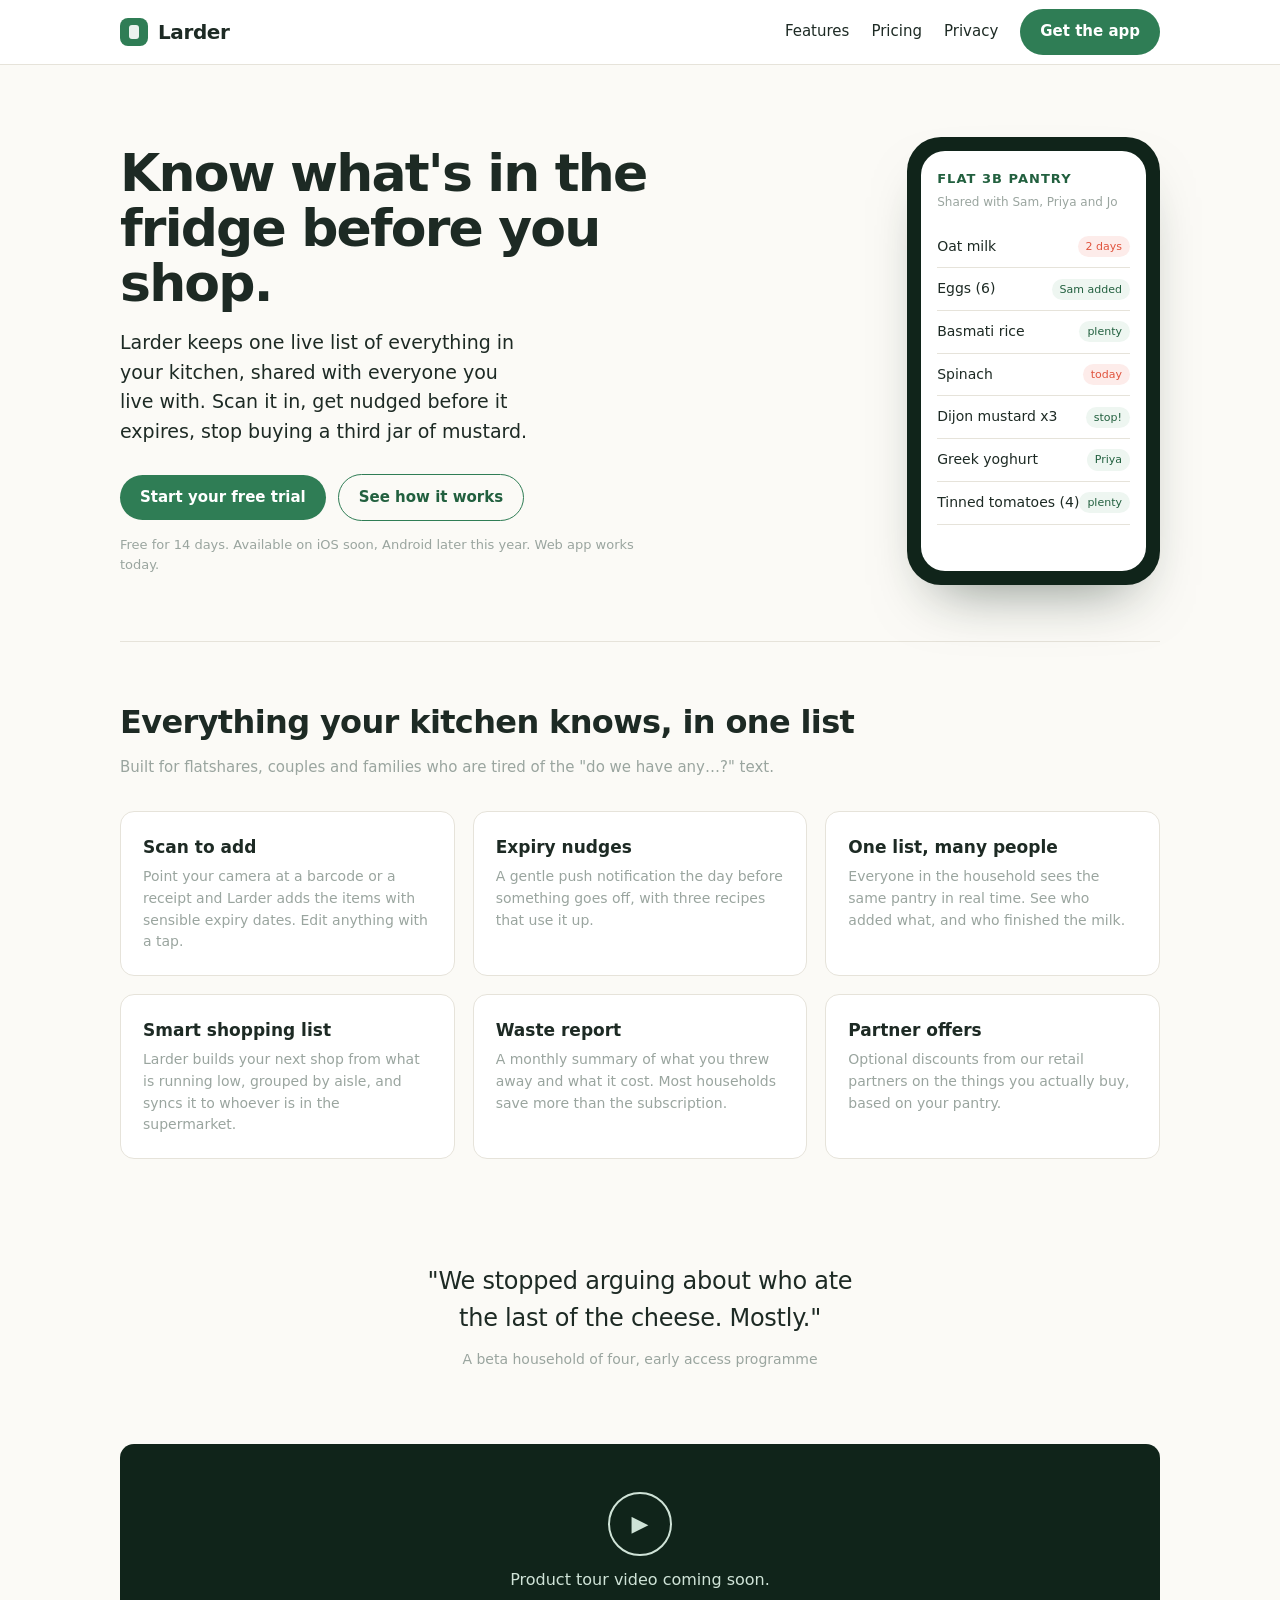
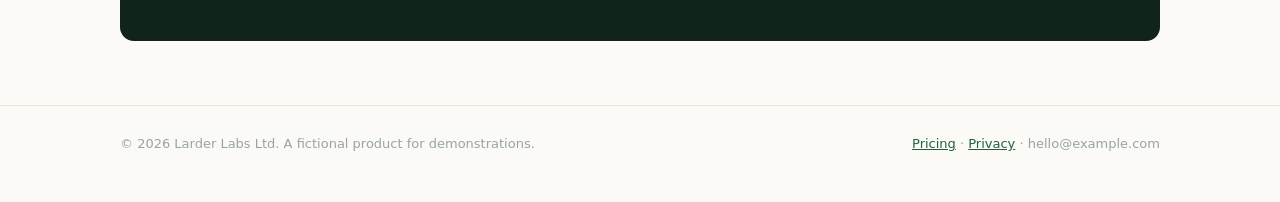
<file: examples/demo-site/index.html>
<!doctype html>
<html lang="en">
<head>
<meta charset="utf-8">
<meta name="viewport" content="width=device-width, initial-scale=1">
<title>Larder: the shared pantry for your household</title>
<meta name="description" content="Larder keeps one live list of what is in your fridge and cupboards, shared with everyone you live with.">
<link rel="stylesheet" href="styles.css">
</head>
<body>
<header class="site">
  <div class="wrap">
    <a class="logo" href="index.html"><i></i>Larder</a>
    <nav class="main">
      <a href="#features">Features</a>
      <a href="pricing.html">Pricing</a>
      <a href="privacy.html">Privacy</a>
      <a class="btn" href="signup.html">Get the app</a>
    </nav>
  </div>
</header>

<main class="wrap">
  <section class="hero">
    <div>
      <h1>Know what's in the fridge before you shop.</h1>
      <p class="lead">Larder keeps one live list of everything in your kitchen, shared with everyone you live with. Scan it in, get nudged before it expires, stop buying a third jar of mustard.</p>
      <div class="cta">
        <a class="btn" href="signup.html">Start your free trial</a>
        <a class="btn ghost" href="#video">See how it works</a>
      </div>
      <small>Free for 14 days. Available on iOS soon, Android later this year. Web app works today.</small>
    </div>
    <div class="phone" aria-hidden="true">
      <div class="screen">
        <h4>Flat 3B pantry</h4>
        <div class="who">Shared with Sam, Priya and Jo</div>
        <div class="item">Oat milk <span class="tag warn">2 days</span></div>
        <div class="item">Eggs (6) <span class="tag">Sam added</span></div>
        <div class="item">Basmati rice <span class="tag">plenty</span></div>
        <div class="item">Spinach <span class="tag warn">today</span></div>
        <div class="item">Dijon mustard x3 <span class="tag">stop!</span></div>
        <div class="item">Greek yoghurt <span class="tag">Priya</span></div>
        <div class="item">Tinned tomatoes (4) <span class="tag">plenty</span></div>
      </div>
    </div>
  </section>

  <section class="features" id="features">
    <h2>Everything your kitchen knows, in one list</h2>
    <p class="sub">Built for flatshares, couples and families who are tired of the "do we have any…?" text.</p>
    <div class="grid3">
      <div class="feat"><b>Scan to add</b><p>Point your camera at a barcode or a receipt and Larder adds the items with sensible expiry dates. Edit anything with a tap.</p></div>
      <div class="feat"><b>Expiry nudges</b><p>A gentle push notification the day before something goes off, with three recipes that use it up.</p></div>
      <div class="feat"><b>One list, many people</b><p>Everyone in the household sees the same pantry in real time. See who added what, and who finished the milk.</p></div>
      <div class="feat"><b>Smart shopping list</b><p>Larder builds your next shop from what is running low, grouped by aisle, and syncs it to whoever is in the supermarket.</p></div>
      <div class="feat"><b>Waste report</b><p>A monthly summary of what you threw away and what it cost. Most households save more than the subscription.</p></div>
      <div class="feat"><b>Partner offers</b><p>Optional discounts from our retail partners on the things you actually buy, based on your pantry.</p></div>
    </div>
  </section>

  <section class="quote">
    <blockquote>"We stopped arguing about who ate the last of the cheese. Mostly."</blockquote>
    <cite>A beta household of four, early access programme</cite>
  </section>

  <section class="video" id="video">
    <div class="play">&#9654;</div>
    <div>Product tour video coming soon.</div>
  </section>
</main>

<footer class="site">
  <div class="wrap">
    <span>&copy; 2026 Larder Labs Ltd. A fictional product for demonstrations.</span>
    <span><a href="pricing.html">Pricing</a> &middot; <a href="privacy.html">Privacy</a> &middot; hello@example.com</span>
  </div>
</footer>
</body>
</html>
</file>
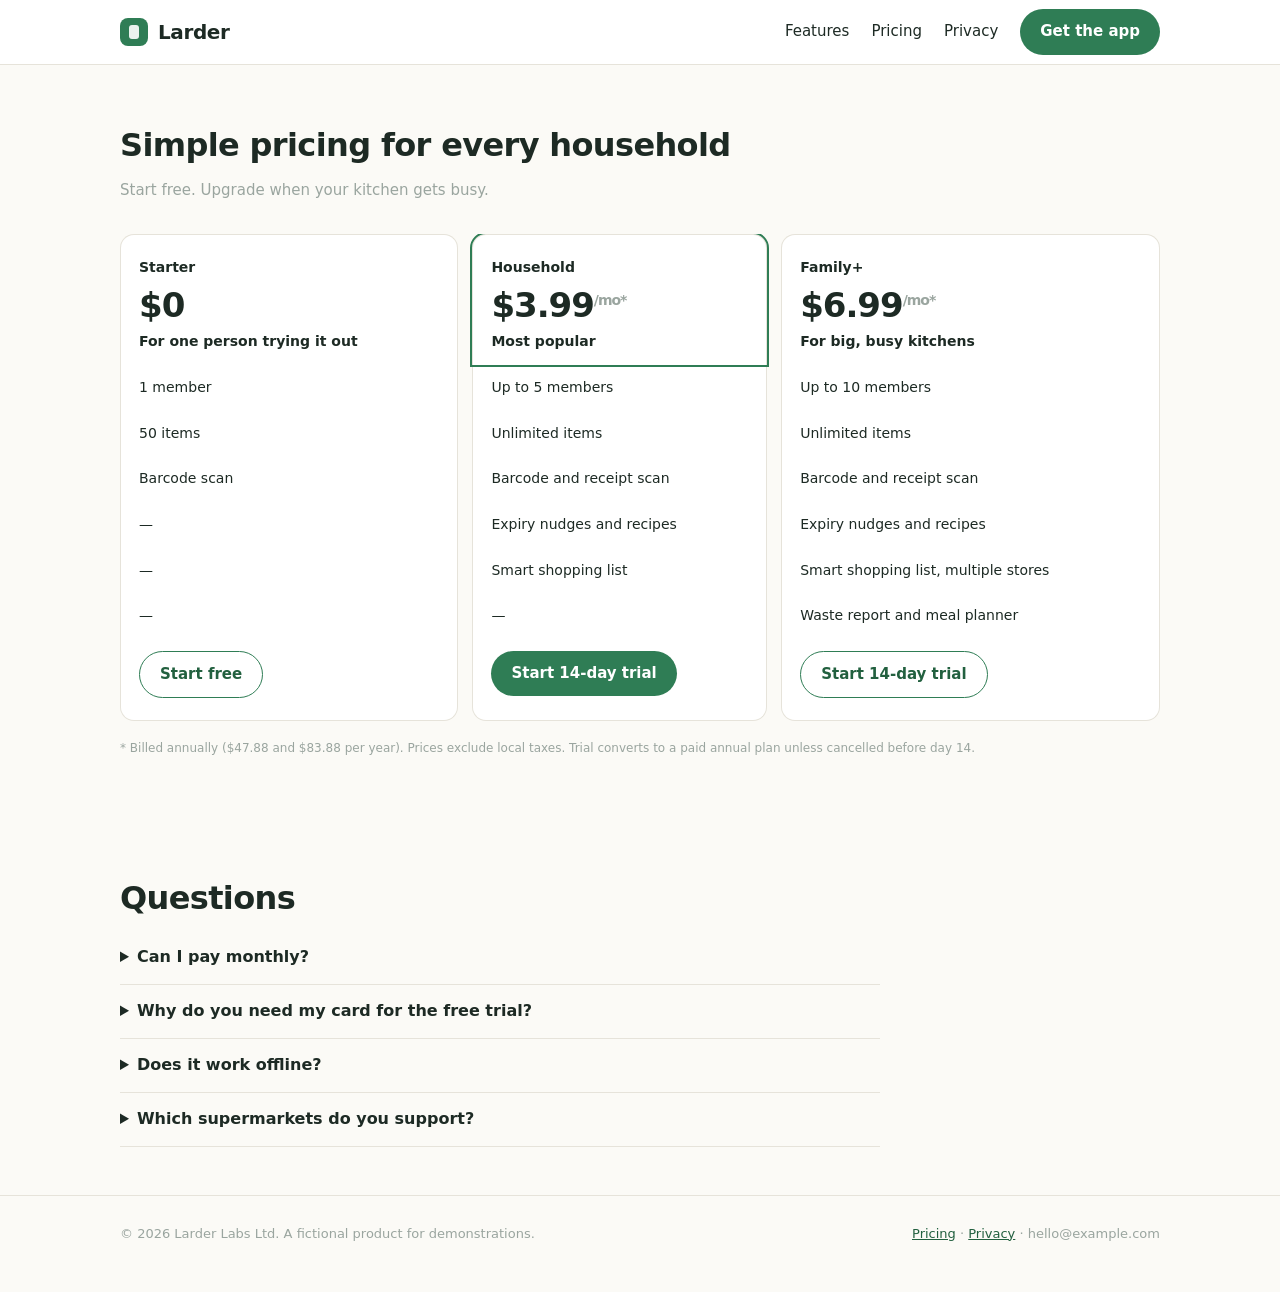
<file: examples/demo-site/pricing.html>
<!doctype html>
<html lang="en">
<head>
<meta charset="utf-8">
<meta name="viewport" content="width=device-width, initial-scale=1">
<title>Pricing · Larder</title>
<link rel="stylesheet" href="styles.css">
</head>
<body>
<header class="site">
  <div class="wrap">
    <a class="logo" href="index.html"><i></i>Larder</a>
    <nav class="main">
      <a href="index.html#features">Features</a>
      <a href="pricing.html">Pricing</a>
      <a href="privacy.html">Privacy</a>
      <a class="btn" href="signup.html">Get the app</a>
    </nav>
  </div>
</header>

<main class="wrap">
  <section class="features" style="border-top:0">
    <h2>Simple pricing for every household</h2>
    <p class="sub">Start free. Upgrade when your kitchen gets busy.</p>
    <div class="plans-wrap">
    <table class="plans">
      <thead>
        <tr>
          <th><b>Starter</b><div class="price">$0</div>For one person trying it out</th>
          <th class="hl"><b>Household</b><div class="price">$3.99<sup>/mo*</sup></div>Most popular</th>
          <th><b>Family+</b><div class="price">$6.99<sup>/mo*</sup></div>For big, busy kitchens</th>
        </tr>
      </thead>
      <tbody>
        <tr><td>1 member</td><td>Up to 5 members</td><td>Up to 10 members</td></tr>
        <tr><td>50 items</td><td>Unlimited items</td><td>Unlimited items</td></tr>
        <tr><td>Barcode scan</td><td>Barcode and receipt scan</td><td>Barcode and receipt scan</td></tr>
        <tr><td>&mdash;</td><td>Expiry nudges and recipes</td><td>Expiry nudges and recipes</td></tr>
        <tr><td>&mdash;</td><td>Smart shopping list</td><td>Smart shopping list, multiple stores</td></tr>
        <tr><td>&mdash;</td><td>&mdash;</td><td>Waste report and meal planner</td></tr>
      </tbody>
      <tfoot>
        <tr>
          <td><a class="btn ghost" href="signup.html">Start free</a></td>
          <td><a class="btn" href="signup.html">Start 14-day trial</a></td>
          <td><a class="btn ghost" href="signup.html">Start 14-day trial</a></td>
        </tr>
      </tfoot>
    </table>
    </div>
    <p class="fine">* Billed annually ($47.88 and $83.88 per year). Prices exclude local taxes. Trial converts to a paid annual plan unless cancelled before day 14.</p>
  </section>

  <section class="faq">
    <h2>Questions</h2>
    <details><summary>Can I pay monthly?</summary><p>Yes. Monthly billing is available at $5.99 (Household) and $9.99 (Family+) per month. Switch in the app under Settings, Billing.</p></details>
    <details><summary>Why do you need my card for the free trial?</summary><p>It keeps the trial smooth for your whole household. We will email you three days before your trial ends.</p></details>
    <details><summary>Does it work offline?</summary><p>You can view your pantry offline. Changes sync when you are back online.</p></details>
    <details><summary>Which supermarkets do you support?</summary><p>Receipt scanning works with most major supermarket receipts in the US and UK. More countries are coming.</p></details>
  </section>
</main>

<footer class="site">
  <div class="wrap">
    <span>&copy; 2026 Larder Labs Ltd. A fictional product for demonstrations.</span>
    <span><a href="pricing.html">Pricing</a> &middot; <a href="privacy.html">Privacy</a> &middot; hello@example.com</span>
  </div>
</footer>
</body>
</html>
</file>
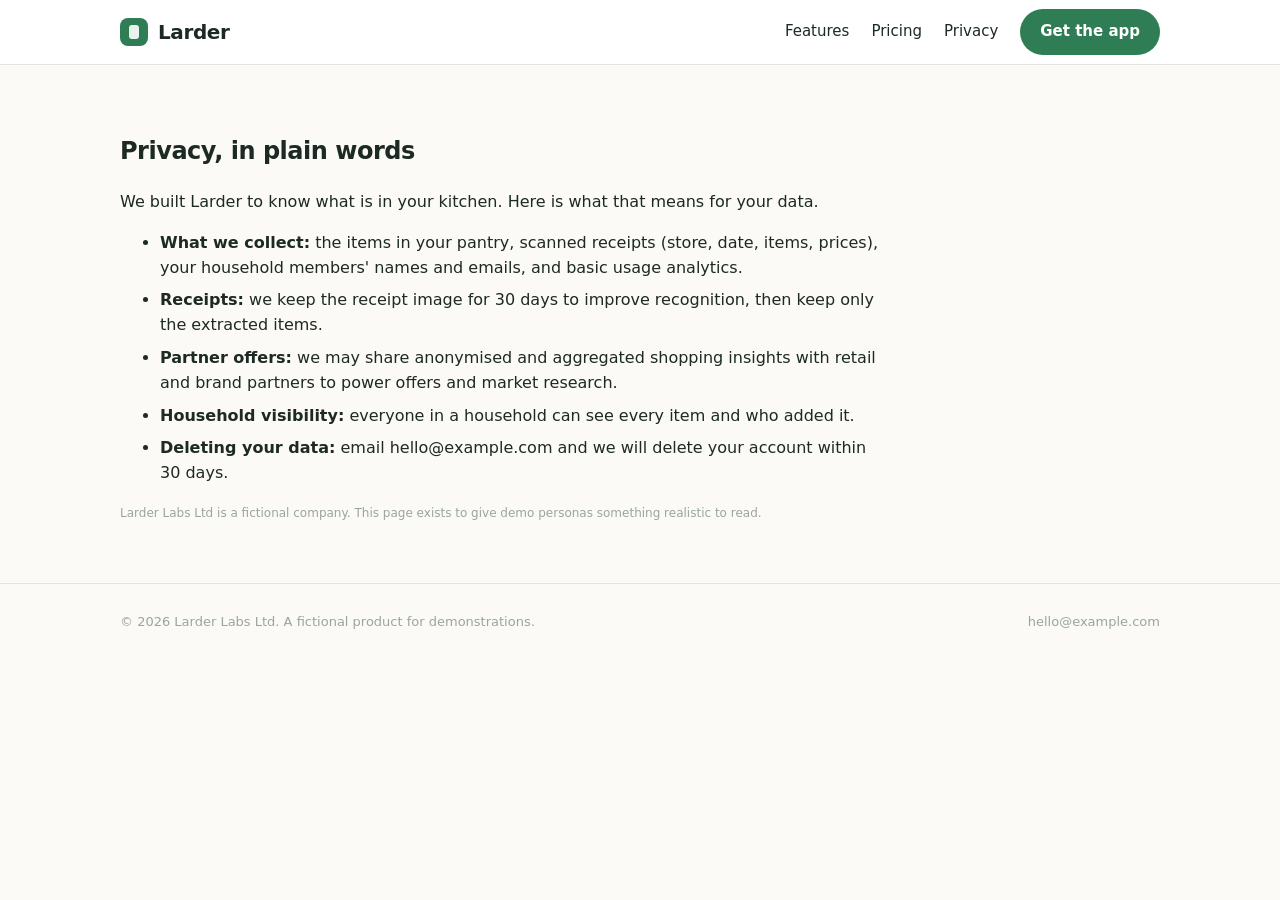
<file: examples/demo-site/privacy.html>
<!doctype html>
<html lang="en">
<head>
<meta charset="utf-8">
<meta name="viewport" content="width=device-width, initial-scale=1">
<title>Privacy · Larder</title>
<link rel="stylesheet" href="styles.css">
</head>
<body>
<header class="site">
  <div class="wrap">
    <a class="logo" href="index.html"><i></i>Larder</a>
    <nav class="main">
      <a href="index.html#features">Features</a>
      <a href="pricing.html">Pricing</a>
      <a href="privacy.html">Privacy</a>
      <a class="btn" href="signup.html">Get the app</a>
    </nav>
  </div>
</header>

<main class="wrap">
  <section class="legal">
    <h1>Privacy, in plain words</h1>
    <p>We built Larder to know what is in your kitchen. Here is what that means for your data.</p>
    <ul>
      <li><b>What we collect:</b> the items in your pantry, scanned receipts (store, date, items, prices), your household members' names and emails, and basic usage analytics.</li>
      <li><b>Receipts:</b> we keep the receipt image for 30 days to improve recognition, then keep only the extracted items.</li>
      <li><b>Partner offers:</b> we may share anonymised and aggregated shopping insights with retail and brand partners to power offers and market research.</li>
      <li><b>Household visibility:</b> everyone in a household can see every item and who added it.</li>
      <li><b>Deleting your data:</b> email hello@example.com and we will delete your account within 30 days.</li>
    </ul>
    <p class="fine">Larder Labs Ltd is a fictional company. This page exists to give demo personas something realistic to read.</p>
  </section>
</main>

<footer class="site">
  <div class="wrap">
    <span>&copy; 2026 Larder Labs Ltd. A fictional product for demonstrations.</span>
    <span>hello@example.com</span>
  </div>
</footer>
</body>
</html>
</file>
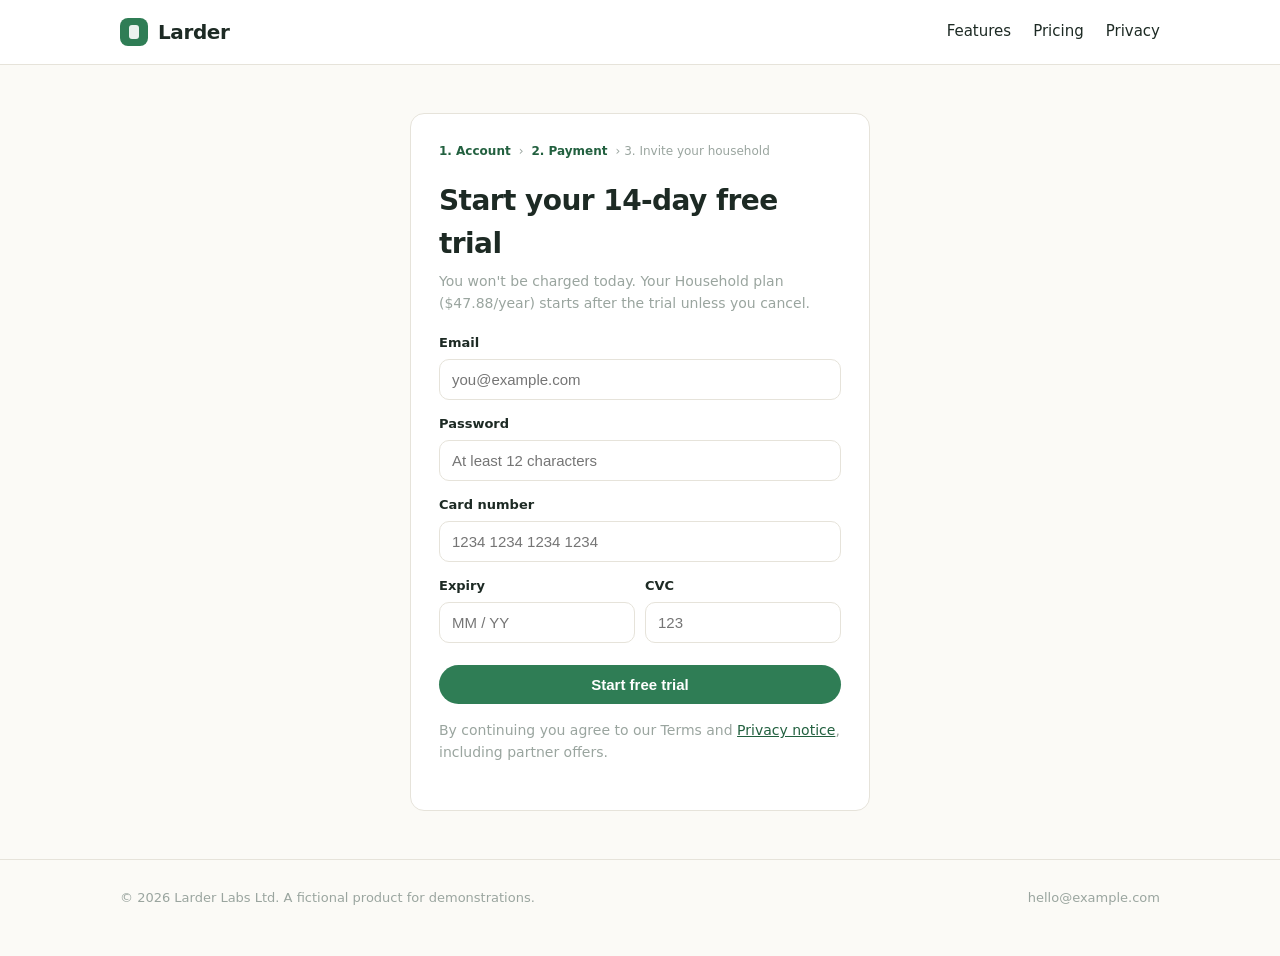
<file: examples/demo-site/signup.html>
<!doctype html>
<html lang="en">
<head>
<meta charset="utf-8">
<meta name="viewport" content="width=device-width, initial-scale=1">
<title>Start your trial · Larder</title>
<link rel="stylesheet" href="styles.css">
</head>
<body>
<header class="site">
  <div class="wrap">
    <a class="logo" href="index.html"><i></i>Larder</a>
    <nav class="main">
      <a href="index.html#features">Features</a>
      <a href="pricing.html">Pricing</a>
      <a href="privacy.html">Privacy</a>
    </nav>
  </div>
</header>

<main class="wrap">
  <form class="signup" action="#" onsubmit="document.getElementById('done').hidden=false;return false;">
    <div class="steps"><b>1. Account</b> &rsaquo; <b>2. Payment</b> &rsaquo; 3. Invite your household</div>
    <h1>Start your 14-day free trial</h1>
    <p>You won't be charged today. Your Household plan ($47.88/year) starts after the trial unless you cancel.</p>

    <label for="email">Email</label>
    <input id="email" type="email" autocomplete="email" placeholder="you@example.com" required>

    <label for="pw">Password</label>
    <input id="pw" type="password" autocomplete="new-password" placeholder="At least 12 characters" required>

    <label for="card">Card number</label>
    <input id="card" inputmode="numeric" placeholder="1234 1234 1234 1234" required>
    <div class="row">
      <div><label for="exp">Expiry</label><input id="exp" placeholder="MM / YY" required></div>
      <div><label for="cvc">CVC</label><input id="cvc" placeholder="123" required></div>
    </div>

    <button class="btn" type="submit">Start free trial</button>
    <p id="done" hidden style="margin-top:16px;color:#22603f">This is a demo site: no account was created and nothing was charged.</p>
    <p style="margin-top:16px">By continuing you agree to our Terms and <a href="privacy.html">Privacy notice</a>, including partner offers.</p>
  </form>
</main>

<footer class="site">
  <div class="wrap">
    <span>&copy; 2026 Larder Labs Ltd. A fictional product for demonstrations.</span>
    <span>hello@example.com</span>
  </div>
</footer>
</body>
</html>
</file>
<file: examples/demo-site/styles.css>
:root {
  --ink: #1d2a24;
  --muted: #9aa59f;
  --paper: #fbfaf6;
  --card: #ffffff;
  --leaf: #2f7d55;
  --leaf-dark: #22603f;
  --tomato: #e0533d;
  --line: #e6e3da;
  --radius: 14px;
  font-family: "Segoe UI", system-ui, -apple-system, Roboto, "Helvetica Neue", Arial, sans-serif;
}
* { box-sizing: border-box; }
body { margin: 0; background: var(--paper); color: var(--ink); line-height: 1.55; }
a { color: var(--leaf-dark); }
.wrap { max-width: 1080px; margin: 0 auto; padding: 0 20px; }

header.site { border-bottom: 1px solid var(--line); background: var(--card); }
header.site .wrap { display: flex; align-items: center; justify-content: space-between; height: 64px; }
.logo { display: flex; align-items: center; gap: 10px; font-weight: 800; font-size: 20px; color: var(--ink); text-decoration: none; letter-spacing: -0.02em; }
.logo i { width: 28px; height: 28px; border-radius: 8px; background: var(--leaf); display: inline-block; position: relative; }
.logo i::after { content: ""; position: absolute; inset: 7px 9px; border-radius: 3px; background: #fff; opacity: .9; }
nav.main { display: flex; gap: 22px; align-items: center; font-size: 15px; }
nav.main a { text-decoration: none; color: var(--ink); }
.btn { display: inline-block; background: var(--leaf); color: #fff !important; text-decoration: none; padding: 11px 20px; border-radius: 999px; font-weight: 600; border: 0; font-size: 15px; cursor: pointer; }
.btn:hover { background: var(--leaf-dark); }
.btn.ghost { background: transparent; color: var(--leaf-dark) !important; border: 1.5px solid var(--leaf); }

.hero { padding: 72px 0 56px; display: grid; grid-template-columns: 1.1fr .9fr; gap: 48px; align-items: center; }
.hero h1 { font-size: 52px; line-height: 1.05; letter-spacing: -0.035em; margin: 0 0 18px; }
.hero p.lead { font-size: 19px; margin: 0 0 28px; max-width: 34ch; }
.hero .cta { display: flex; gap: 12px; flex-wrap: wrap; align-items: center; }
.hero small { display: block; margin-top: 14px; color: var(--muted); font-size: 13px; }

.phone { background: #10241a; border-radius: 34px; padding: 14px; box-shadow: 0 30px 60px -30px rgba(16,36,26,.55); max-width: 320px; margin-left: auto; }
.screen { background: #fff; border-radius: 24px; padding: 18px 16px; min-height: 420px; }
.screen h4 { margin: 0 0 4px; font-size: 13px; text-transform: uppercase; letter-spacing: .08em; color: var(--leaf-dark); }
.screen .who { font-size: 12px; color: var(--muted); margin-bottom: 14px; }
.item { display: flex; justify-content: space-between; align-items: center; padding: 10px 0; border-bottom: 1px solid var(--line); font-size: 14px; }
.item span.tag { font-size: 11px; padding: 2px 8px; border-radius: 999px; background: #eef6f1; color: var(--leaf-dark); }
.item span.tag.warn { background: #fdecea; color: var(--tomato); }

section.features { padding: 56px 0; border-top: 1px solid var(--line); }
section h2 { font-size: 32px; letter-spacing: -0.02em; margin: 0 0 8px; }
section p.sub { color: var(--muted); margin: 0 0 32px; font-size: 15px; }
.grid3 { display: grid; grid-template-columns: repeat(3, 1fr); gap: 18px; }
.feat { background: var(--card); border: 1px solid var(--line); border-radius: var(--radius); padding: 22px; }
.feat b { display: block; font-size: 17px; margin-bottom: 6px; }
.feat p { margin: 0; color: var(--muted); font-size: 14px; }

.quote { padding: 48px 0; text-align: center; }
.quote blockquote { font-size: 24px; max-width: 30ch; margin: 0 auto 10px; letter-spacing: -0.01em; }
.quote cite { color: var(--muted); font-style: normal; font-size: 14px; }

.video { background: #10241a; color: #cfe3d7; border-radius: var(--radius); padding: 48px; text-align: center; margin: 24px 0 64px; }
.video .play { width: 64px; height: 64px; border-radius: 50%; border: 2px solid #cfe3d7; display: inline-flex; align-items: center; justify-content: center; font-size: 22px; margin-bottom: 12px; }

table.plans { width: 100%; border-collapse: separate; border-spacing: 14px 0; min-width: 760px; }
.plans-wrap { overflow-x: auto; margin: 0 -14px; }
.plans th, .plans td { background: var(--card); border-left: 1px solid var(--line); border-right: 1px solid var(--line); padding: 12px 18px; text-align: left; vertical-align: top; font-size: 14px; }
.plans thead th { border-top: 1px solid var(--line); border-radius: var(--radius) var(--radius) 0 0; padding-top: 22px; }
.plans tfoot td { border-bottom: 1px solid var(--line); border-radius: 0 0 var(--radius) var(--radius); padding-bottom: 22px; }
.plans .price { font-size: 34px; font-weight: 800; letter-spacing: -0.03em; }
.plans .price sup { font-size: 14px; color: var(--muted); }
.plans .hl { outline: 2px solid var(--leaf); }
.fine { color: var(--muted); font-size: 12px; margin-top: 18px; }

.faq { max-width: 760px; padding: 48px 0; }
.faq details { border-bottom: 1px solid var(--line); padding: 14px 0; }
.faq summary { font-weight: 600; cursor: pointer; }

form.signup { background: var(--card); border: 1px solid var(--line); border-radius: var(--radius); padding: 28px; max-width: 460px; margin: 48px auto; }
form.signup h1 { font-size: 28px; margin: 0 0 6px; letter-spacing: -0.02em; }
form.signup p { margin: 0 0 18px; color: var(--muted); font-size: 14px; }
form.signup label { display: block; font-size: 13px; font-weight: 600; margin: 14px 0 6px; }
form.signup input { width: 100%; padding: 11px 12px; border: 1px solid var(--line); border-radius: 10px; font-size: 15px; }
form.signup .row { display: grid; grid-template-columns: 1fr 1fr; gap: 10px; }
form.signup .btn { width: 100%; margin-top: 22px; }
.steps { display: flex; gap: 8px; font-size: 12px; color: var(--muted); margin-bottom: 18px; }
.steps b { color: var(--leaf-dark); }

.legal { max-width: 760px; padding: 48px 0; }
.legal h1 { letter-spacing: -0.02em; }
.legal li { margin: 8px 0; }

footer.site { border-top: 1px solid var(--line); padding: 28px 0 48px; color: var(--muted); font-size: 13px; }
footer.site .wrap { display: flex; justify-content: space-between; gap: 20px; flex-wrap: wrap; }

@media (max-width: 760px) {
  nav.main a:not(.btn) { display: none; }
  .hero { grid-template-columns: 1fr; padding: 40px 0; }
  .hero h1 { font-size: 38px; }
  .phone { margin: 0 auto; }
  .grid3 { grid-template-columns: 1fr; }
}
</file>
